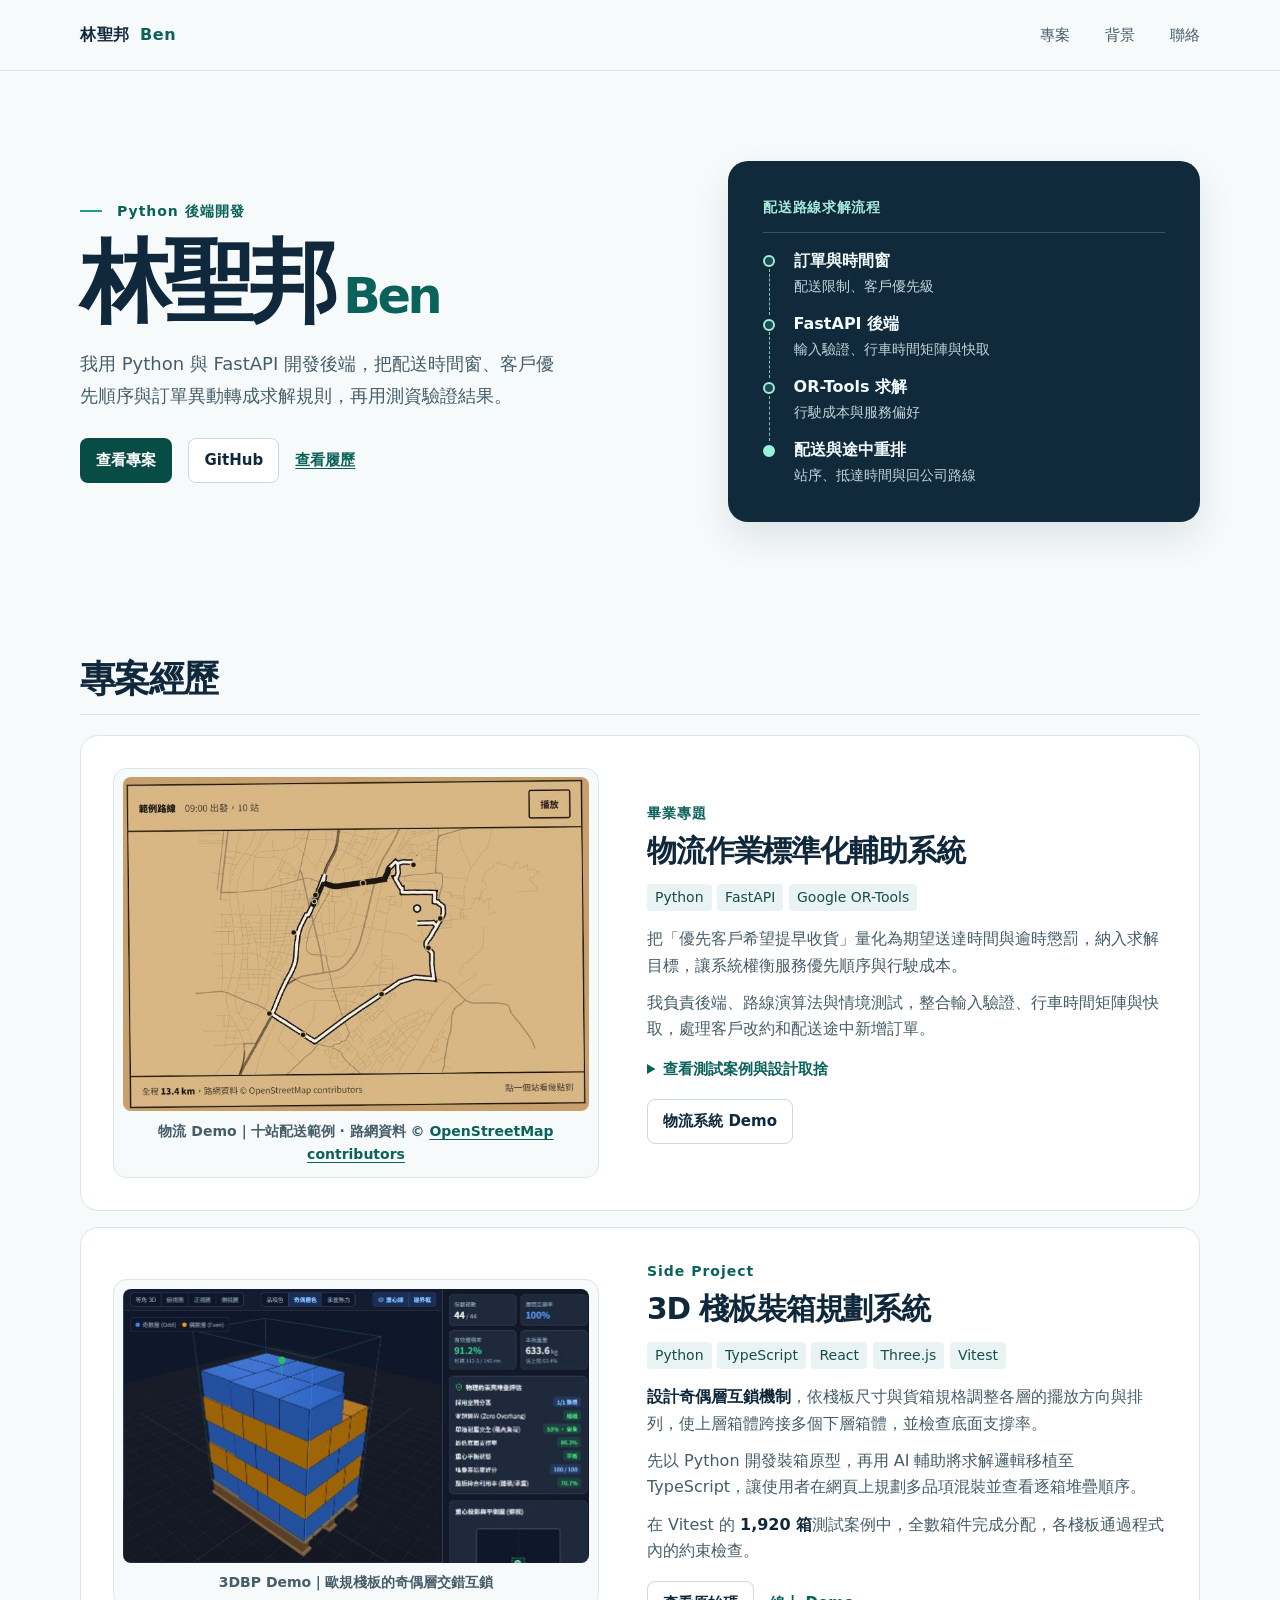
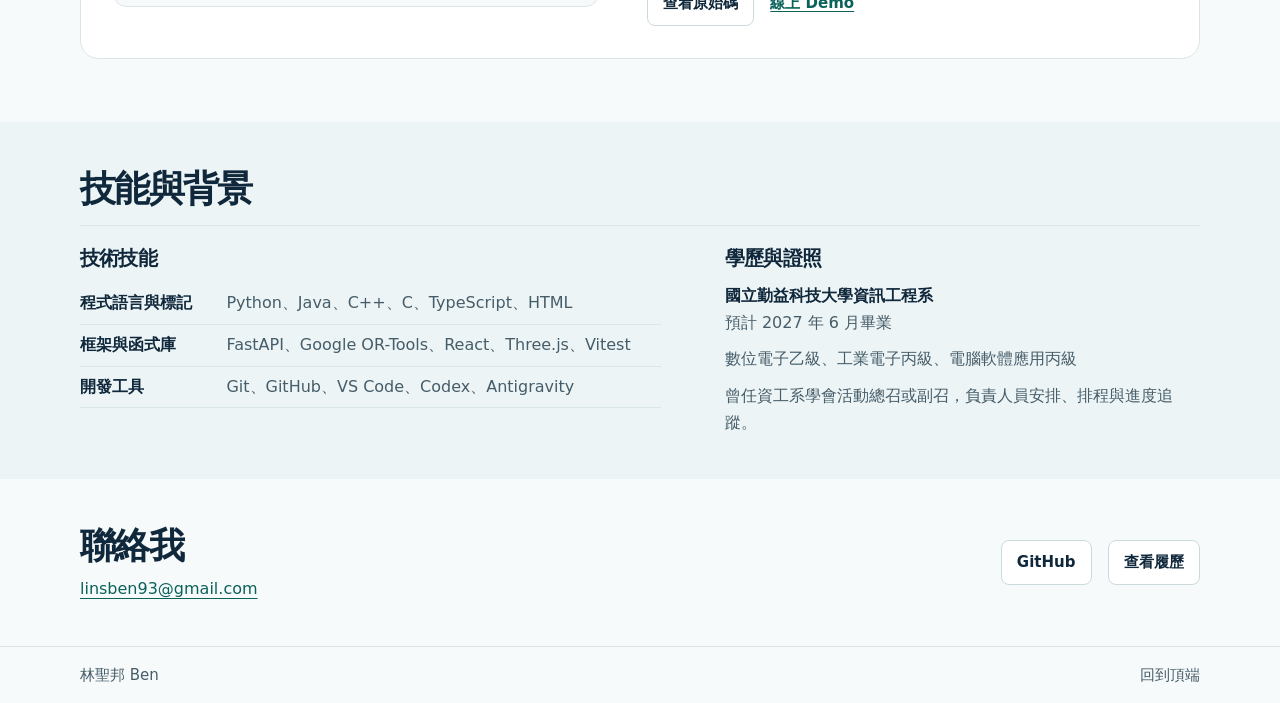
<file: index.html>
<!doctype html>
<html lang="zh-Hant">
<head>
  <meta charset="utf-8">
  <meta name="viewport" content="width=device-width, initial-scale=1">
  <meta name="description" content="林聖邦 Ben 的工程作品集，展示 FastAPI 物流路線求解與 3D 棧板裝箱規劃。">
  <meta name="theme-color" content="#f7fafb">
  <title>林聖邦 Ben｜工程作品集</title>
  <link rel="stylesheet" href="styles.css?v=20261126-2">
  <style>
    /* Keep screenshots inside their columns even when a cached stylesheet is served. */
    .project-visual { justify-self: center; width: 100%; text-align: center; }
    .project-screenshot img { display: block; width: 100%; max-width: 100%; height: auto; margin-inline: auto; }
    #project-preview { width: max-content; max-width: min(62rem, calc(100% - 2rem)); max-height: calc(100% - 2rem); margin: auto; padding: .75rem; color: #10283b; background: #fff; border: 1px solid #dbe5e8; border-radius: .85rem; }
    #project-preview::backdrop { background: rgb(10 25 36 / 74%); }
    #project-preview .preview-toolbar { display: flex; justify-content: flex-end; margin-bottom: .5rem; }
    #project-preview .preview-close { min-height: 2.5rem; padding: .35rem .75rem; border: 1px solid #cbdadd; border-radius: .4rem; color: inherit; background: #f7fafb; font: inherit; font-weight: 700; cursor: pointer; }
    #project-preview .preview-close:focus-visible { outline: 3px solid #16897c; outline-offset: 2px; }
    #project-preview img { display: block; width: auto; height: auto; max-width: 100%; max-height: calc(100vh - 6rem); max-height: calc(100dvh - 6rem); margin-inline: auto; object-fit: contain; }
    html:has(#project-preview[open]) { overflow: hidden; }
  </style>
  <script src="project-gallery.js" defer></script>
</head>
<body>
  <a class="skip" href="#main">跳至主要內容</a>
  <header class="site-header" id="top">
    <div class="shell site-nav">
      <a class="wordmark" href="#top">林聖邦 <span>Ben</span></a>
      <nav aria-label="網站導覽">
        <a href="#projects">專案</a>
        <a href="#about">背景</a>
        <a href="#contact">聯絡</a>
      </nav>
    </div>
  </header>

  <main id="main">
    <section class="hero shell" aria-labelledby="hero-title">
      <div class="hero-copy">
        <p class="eyebrow"><span></span> Python 後端開發</p>
        <h1 id="hero-title">林聖邦<span class="hero-name">Ben</span></h1>
        <p class="intro">我用 Python 與 FastAPI 開發後端，把配送時間窗、客戶優先順序與訂單異動轉成求解規則，再用測資驗證結果。</p>
        <div class="actions">
          <a class="button primary" href="#projects">查看專案</a>
          <a class="button secondary" href="https://github.com/linbenshow">GitHub</a>
          <a class="text-link" href="resume.html">查看履歷</a>
        </div>
      </div>

      <figure class="flow-card" aria-labelledby="flow-title">
        <figcaption id="flow-title">配送路線求解流程</figcaption>
        <ol class="flow">
          <li><span class="flow-node" aria-hidden="true"></span><div><strong>訂單與時間窗</strong><small>配送限制、客戶優先級</small></div></li>
          <li><span class="flow-node" aria-hidden="true"></span><div><strong>FastAPI 後端</strong><small>輸入驗證、行車時間矩陣與快取</small></div></li>
          <li><span class="flow-node" aria-hidden="true"></span><div><strong>OR-Tools 求解</strong><small>行駛成本與服務偏好</small></div></li>
          <li><span class="flow-node" aria-hidden="true"></span><div><strong>配送與途中重排</strong><small>站序、抵達時間與回公司路線</small></div></li>
        </ol>
      </figure>
    </section>

    <section class="shell projects section" id="projects" aria-labelledby="projects-title">
      <div class="section-heading">
        <h2 id="projects-title">專案經歷</h2>
      </div>

      <article class="project">
        <div class="project-copy">
          <p class="project-type">畢業專題</p>
          <h3>物流作業標準化輔助系統</h3>
          <ul class="tags" aria-label="使用技術">
            <li>Python</li><li>FastAPI</li><li>Google OR-Tools</li>
          </ul>
          <p>把「優先客戶希望提早收貨」量化為期望送達時間與逾時懲罰，納入求解目標，讓系統權衡服務優先順序與行駛成本。</p>
          <p>我負責後端、路線演算法與情境測試，整合輸入驗證、行車時間矩陣與快取，處理客戶改約和配送途中新增訂單。</p>
          <details>
            <summary>查看測試案例與設計取捨</summary>
            <p>在一組對照測試中，提高指定客戶的優先級後，該客戶由第 8 站提前至第 3 站，行駛時間由 33.1 分鐘增至 37.7 分鐘。兩組都沒有等待或遲到。這個案例呈現提早服務指定客戶所增加的行駛成本。</p>
          </details>
          <div class="actions project-links">
            <a class="button secondary" href="https://tsptw-staticsite.onrender.com/">物流系統 Demo</a>
          </div>
        </div>
        <figure class="project-visual">
          <a class="project-screenshot" href="logistics-demo.jpg" aria-label="放大物流 Demo 路線截圖">
            <img src="logistics-demo.jpg" width="709" height="507" loading="lazy" decoding="async" alt="物流系統 Demo 的十站配送路線地圖，標示出發時刻與各配送站點。">
          </a>
          <figcaption>物流 Demo｜十站配送範例 · 路網資料 © <a href="https://www.openstreetmap.org/copyright">OpenStreetMap contributors</a></figcaption>
        </figure>
      </article>

      <article class="project pallet-project">
        <div class="project-copy">
          <p class="project-type">Side Project</p>
          <h3>3D 棧板裝箱規劃系統</h3>
          <ul class="tags" aria-label="使用技術">
            <li>Python</li><li>TypeScript</li><li>React</li><li>Three.js</li><li>Vitest</li>
          </ul>
          <p><strong>設計奇偶層互鎖機制</strong>，依棧板尺寸與貨箱規格調整各層的擺放方向與排列，使上層箱體跨接多個下層箱體，並檢查底面支撐率。</p>
          <p>先以 Python 開發裝箱原型，再用 AI 輔助將求解邏輯移植至 TypeScript，讓使用者在網頁上規劃多品項混裝並查看逐箱堆疊順序。</p>
          <p>在 Vitest 的 <strong>1,920 箱</strong>測試案例中，全數箱件完成分配，各棧板通過程式內的約束檢查。</p>
          <div class="actions project-links">
            <a class="button secondary" href="https://github.com/linbenshow/pallet-packing-3d">查看原始碼</a>
            <a class="text-link" href="https://linbenshow.github.io/pallet-packing-3d/">線上 Demo</a>
          </div>
        </div>
        <figure class="project-visual">
          <a class="project-screenshot" href="pallet-demo.jpg" aria-label="放大 3DBP Demo 棧板互鎖截圖">
            <img src="pallet-demo.jpg" width="937" height="549" loading="lazy" decoding="async" alt="3DBP Demo 的歐規棧板，藍色和橘色分別標示奇數層和偶數層，右側顯示互鎖率與支撐率。">
          </a>
          <figcaption>3DBP Demo｜歐規棧板的奇偶層交錯互鎖</figcaption>
        </figure>
      </article>
    </section>

    <section class="background section" id="about" aria-labelledby="about-title">
      <div class="shell">
        <div class="section-heading"><h2 id="about-title">技能與背景</h2></div>
        <div class="about-grid">
          <div>
            <h3>技術技能</h3>
            <dl class="skills">
              <div><dt>程式語言與標記</dt><dd>Python、Java、C++、C、TypeScript、HTML</dd></div>
              <div><dt>框架與函式庫</dt><dd>FastAPI、Google OR-Tools、React、Three.js、Vitest</dd></div>
              <div><dt>開發工具</dt><dd>Git、GitHub、VS Code、Codex、Antigravity</dd></div>
            </dl>
          </div>
          <div class="credentials">
            <h3>學歷與證照</h3>
            <p><strong>國立勤益科技大學資訊工程系</strong><br>預計 2027 年 6 月畢業</p>
            <p>數位電子乙級、工業電子丙級、電腦軟體應用丙級</p>
            <p>曾任資工系學會活動總召或副召，負責人員安排、排程與進度追蹤。</p>
          </div>
        </div>
      </div>
    </section>

    <section class="contact shell section" id="contact" aria-labelledby="contact-title">
      <div>
        <h2 id="contact-title">聯絡我</h2>
        <a class="email" href="mailto:linsben93@gmail.com">linsben93@gmail.com</a>
      </div>
      <div class="actions">
        <a class="button secondary" href="https://github.com/linbenshow">GitHub</a>
        <a class="button secondary" href="resume.html">查看履歷</a>
      </div>
    </section>
  </main>

  <footer><div class="shell footer-inner"><span>林聖邦 Ben</span><a href="#top">回到頂端</a></div></footer>
  <dialog id="project-preview" aria-label="專案截圖預覽">
    <form class="preview-toolbar" method="dialog">
      <button class="preview-close" type="submit" autofocus>關閉預覽</button>
    </form>
    <img alt="">
  </dialog>
</body>
</html>
</file>
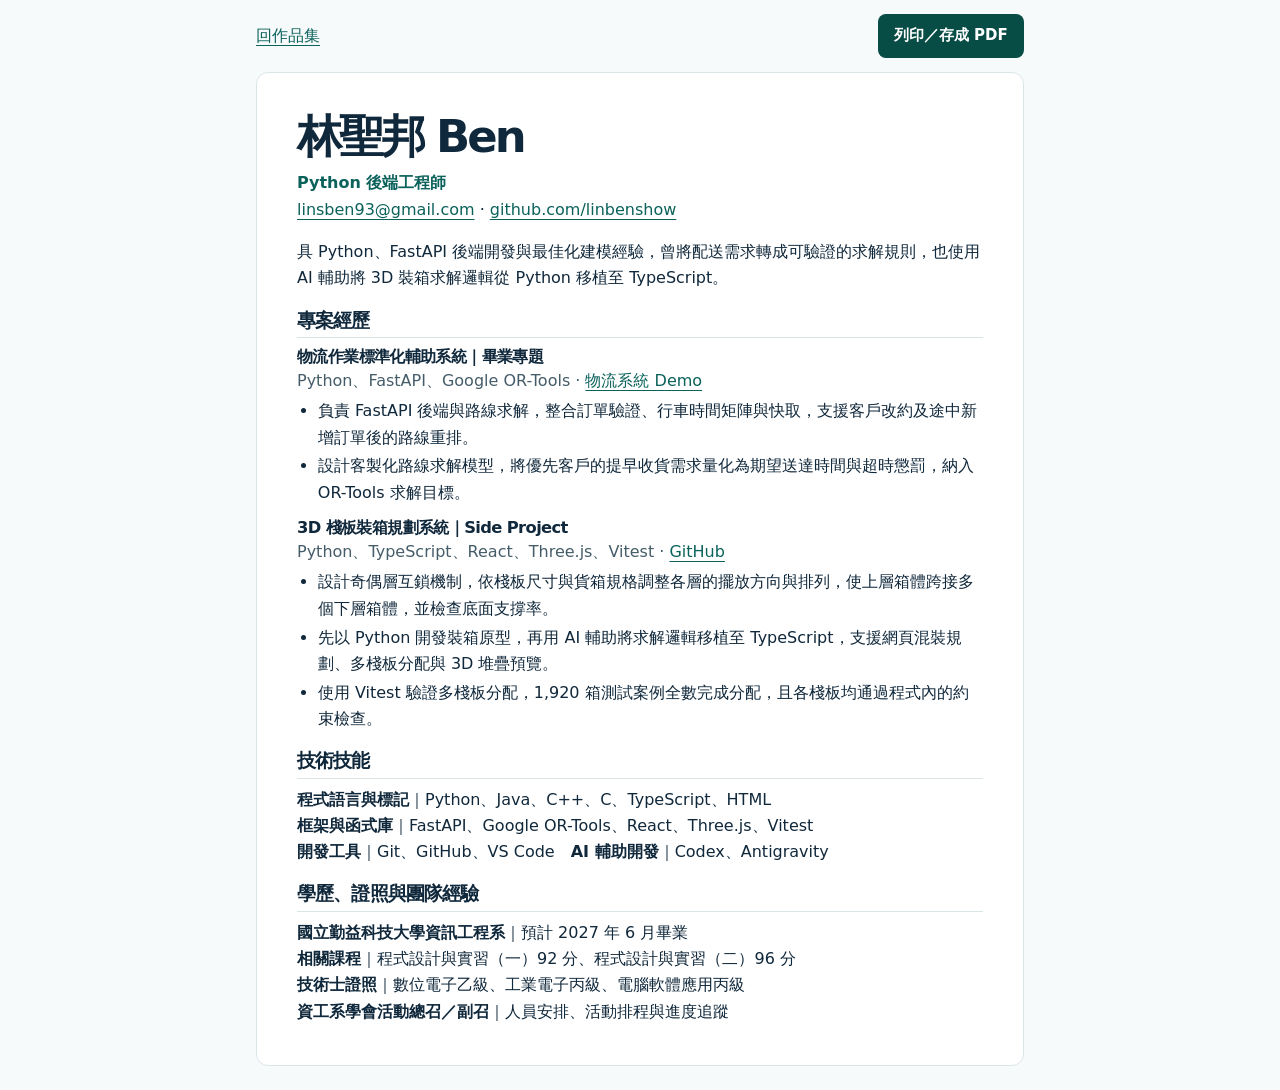
<file: resume.html>
<!doctype html>
<html lang="zh-Hant">
<head>
  <meta charset="utf-8">
  <meta name="viewport" content="width=device-width, initial-scale=1">
  <meta name="description" content="林聖邦 Ben 的公開履歷。">
  <title>林聖邦 Ben｜履歷</title>
  <link rel="stylesheet" href="styles.css">
  <link rel="stylesheet" href="resume.css">
  <script src="resume.js" defer></script>
</head>
<body class="resume-page">
  <nav class="resume-nav" aria-label="履歷操作">
    <a href="index.html">回作品集</a>
    <button type="button" class="button primary" id="print-resume">列印／存成 PDF</button>
  </nav>
  <main class="resume">
    <header>
      <h1>林聖邦 Ben</h1>
      <p class="resume-role">Python 後端工程師</p>
      <p><a href="mailto:linsben93@gmail.com">linsben93@gmail.com</a> · <a href="https://github.com/linbenshow">github.com/linbenshow</a></p>
    </header>
    <p>具 Python、FastAPI 後端開發與最佳化建模經驗，曾將配送需求轉成可驗證的求解規則，也使用 AI 輔助將 3D 裝箱求解邏輯從 Python 移植至 TypeScript。</p>
    <section aria-labelledby="experience">
      <h2 id="experience">專案經歷</h2>
      <h3>物流作業標準化輔助系統｜畢業專題</h3>
      <p class="stack">Python、FastAPI、Google OR-Tools · <a href="https://tsptw-staticsite.onrender.com/">物流系統 Demo</a></p>
      <ul>
        <li>負責 FastAPI 後端與路線求解，整合訂單驗證、行車時間矩陣與快取，支援客戶改約及途中新增訂單後的路線重排。</li>
        <li>設計客製化路線求解模型，將優先客戶的提早收貨需求量化為期望送達時間與超時懲罰，納入 OR-Tools 求解目標。</li>
      </ul>
      <h3>3D 棧板裝箱規劃系統｜Side Project</h3>
      <p class="stack">Python、TypeScript、React、Three.js、Vitest · <a href="https://github.com/linbenshow/pallet-packing-3d">GitHub</a></p>
      <ul>
        <li>設計奇偶層互鎖機制，依棧板尺寸與貨箱規格調整各層的擺放方向與排列，使上層箱體跨接多個下層箱體，並檢查底面支撐率。</li>
        <li>先以 Python 開發裝箱原型，再用 AI 輔助將求解邏輯移植至 TypeScript，支援網頁混裝規劃、多棧板分配與 3D 堆疊預覽。</li>
        <li>使用 Vitest 驗證多棧板分配，1,920 箱測試案例全數完成分配，且各棧板均通過程式內的約束檢查。</li>
      </ul>
    </section>
    <section aria-labelledby="skills">
      <h2 id="skills">技術技能</h2>
      <p><strong>程式語言與標記</strong>｜Python、Java、C++、C、TypeScript、HTML</p>
      <p><strong>框架與函式庫</strong>｜FastAPI、Google OR-Tools、React、Three.js、Vitest</p>
      <p><strong>開發工具</strong>｜Git、GitHub、VS Code　<strong>AI 輔助開發</strong>｜Codex、Antigravity</p>
    </section>
    <section aria-labelledby="education">
      <h2 id="education">學歷、證照與團隊經驗</h2>
      <p><strong>國立勤益科技大學資訊工程系</strong>｜預計 2027 年 6 月畢業</p>
      <p><strong>相關課程</strong>｜程式設計與實習（一）92 分、程式設計與實習（二）96 分</p>
      <p><strong>技術士證照</strong>｜數位電子乙級、工業電子丙級、電腦軟體應用丙級</p>
      <p><strong>資工系學會活動總召／副召</strong>｜人員安排、活動排程與進度追蹤</p>
    </section>
  </main>
</body>
</html>
</file>
<file: styles.css>
:root {
  color-scheme: light;
  --ink: #10283b;
  --muted: #455d69;
  --accent: #0b625b;
  --accent-dark: #084c46;
  --line: #dbe5e8;
  --paper: #f7fafb;
  --white: #fff;
  --font: "Segoe UI", "Noto Sans TC", "Microsoft JhengHei", "PingFang TC", system-ui, sans-serif;
}

*, *::before, *::after { box-sizing: border-box; }
html { scroll-padding-top: 1rem; }
body { margin: 0; background: var(--paper); color: var(--ink); font: 1rem/1.65 var(--font); }
a { color: var(--accent); text-underline-offset: .22em; }
a:focus-visible, summary:focus-visible { outline: 3px solid #16897c; outline-offset: 4px; }
figure, h1, h2, h3, p, ol, ul, dl, dd { margin: 0; }
.shell { width: min(70rem, calc(100% - 4rem)); margin-inline: auto; }
.sr-only, .skip:not(:focus) { position: absolute; width: 1px; height: 1px; overflow: hidden; clip-path: inset(50%); white-space: nowrap; }
.skip:focus { position: fixed; z-index: 2; inset: .75rem auto auto .75rem; padding: .5rem 1rem; background: var(--white); }

.site-header { border-bottom: 1px solid var(--line); }
.site-nav { min-height: 4.4rem; display: flex; align-items: center; justify-content: space-between; gap: 1rem; }
.wordmark { color: var(--ink); text-decoration: none; font-weight: 800; letter-spacing: .04em; }
.wordmark span { margin-inline-start: .24rem; color: var(--accent); }
.site-nav nav { display: flex; gap: clamp(1rem, 3vw, 2.2rem); }
.site-nav nav a, footer a { color: var(--muted); font-size: .9375rem; text-decoration: none; }
.site-nav nav a:hover, footer a:hover { text-decoration: underline; }

.hero { display: grid; grid-template-columns: 1.21fr 1fr; align-items: center; gap: clamp(2rem, 6vw, 5rem); padding-block: clamp(3rem, 7vw, 6.4rem); }
.eyebrow, .project-type { color: var(--accent); font-size: .875rem; font-weight: 750; letter-spacing: .07em; }
.eyebrow span { display: inline-block; width: 1.4rem; height: 2px; margin: 0 .55rem .25rem 0; background: #1d9e8e; }
h1 { margin-block: .65rem 1.1rem; font-size: clamp(3.1rem, 7vw, 5.9rem); line-height: 1.08; letter-spacing: -.065em; }
.hero-name { margin-left: .22em; color: var(--accent); font-size: .55em; letter-spacing: -.07em; }
.intro { max-width: 30rem; color: var(--muted); font-size: clamp(1rem, 2vw, 1.125rem); line-height: 1.8; }
.actions { display: flex; flex-wrap: wrap; gap: .7rem 1rem; align-items: center; margin-top: 1.6rem; }
.button { display: inline-flex; align-items: center; justify-content: center; min-height: 2.8rem; padding: .55rem .95rem; border: 1px solid transparent; border-radius: .5rem; font-weight: 700; text-decoration: none; font-size: .9375rem; }
.primary { background: var(--accent-dark); color: var(--white); }
.primary:hover { background: #123e39; }
.secondary { color: var(--ink); background: var(--white); border-color: #cbdadd; }
.secondary:hover { background: #eaf4f2; border-color: #8ab8b1; }
.text-link { font-weight: 700; font-size: .9375rem; }

.flow-card { padding: clamp(1.35rem, 3.3vw, 2.2rem); background: #102a3b; color: #f3fafb; border-radius: 1.25rem; box-shadow: 0 16px 36px #102a3b1c; }
.flow-card figcaption { color: #a5e9db; font-weight: 700; letter-spacing: .05em; font-size: .875rem; padding-bottom: .8rem; border-bottom: 1px solid #ffffff2d; }
.flow { list-style: none; padding: .95rem 0 0; }
.flow li { display: grid; align-items: start; grid-template-columns: 1.15rem 1fr; gap: .75rem; position: relative; padding-bottom: .85rem; }
.flow li:last-child { padding-bottom: 0; }
.flow li:not(:last-child)::after { content: ""; position: absolute; left: .34rem; top: 1.32rem; height: calc(100% - 1.12rem); border-left: 1px dashed #78c7b7; }
.flow-node { display: block; width: .75rem; height: .75rem; border: 2px solid #98f0dd; border-radius: 50%; margin-top: .45rem; background: #204b50; }
.flow li:last-child .flow-node { background: #98f0dd; }
.flow strong, .flow small { display: block; }
.flow small { color: #c1d4dc; font-size: .875rem; }

.section { padding-block: 2.7rem; }
.section-heading { border-bottom: 1px solid var(--line); padding-bottom: .75rem; margin-bottom: 1.2rem; }
h2 { font-size: clamp(1.65rem, 3.6vw, 2.28rem); letter-spacing: -.045em; line-height: 1.3; }
h3 { font-size: clamp(1.3rem, 2.7vw, 1.85rem); letter-spacing: -.038em; line-height: 1.35; }
.project { display: grid; grid-template-columns: minmax(0, 1fr) minmax(0, 1.07fr); gap: clamp(1.5rem, 4vw, 3rem); padding: clamp(1.2rem, 3vw, 2rem); align-items: center; background: var(--white); border: 1px solid var(--line); border-radius: 1.15rem; }
.project + .project { margin-top: 1rem; }
.project-type { margin-bottom: .45rem; }
.project-copy { grid-column: 2; grid-row: 1; min-width: 0; }
.project-copy > p:not(.project-type), details p { margin-top: .68rem; color: var(--muted); }
.project-copy p strong { color: var(--ink); }
.tags { display: flex; flex-wrap: wrap; gap: .35rem; list-style: none; padding: 0; margin: .75rem 0 .95rem; }
.tags li { border-radius: .25rem; padding: .12rem .5rem; background: #eaf3f3; color: #164e48; font-size: .875rem; }
details { margin-top: .9rem; }
summary { width: fit-content; cursor: pointer; color: var(--accent); font-weight: 700; font-size: .9375rem; }
.project-visual { grid-column: 1; grid-row: 1; min-width: 0; padding: .55rem; background: var(--paper); border: 1px solid var(--line); border-radius: .85rem; }
.project-screenshot { display: block; min-width: 0; overflow: hidden; border-radius: .5rem; }
.project-visual figcaption { margin: .55rem .25rem .15rem; color: var(--muted); font-size: .875rem; font-weight: 650; }
.project-links { margin-top: 1.05rem; }

.background { margin-top: 1.25rem; background: #edf4f6; }
.about-grid { display: grid; grid-template-columns: 1.1fr .9fr; gap: clamp(1.5rem, 5vw, 4.5rem); }
.about-grid h3 { font-size: 1.25rem; margin-bottom: .7rem; }
.skills > div { display: grid; grid-template-columns: 8.75rem 1fr; gap: .4rem; padding: .45rem 0; border-bottom: 1px solid #d8e5e9; }
.skills dt { font-weight: 650; }
.skills dd, .credentials p { color: var(--muted); }
.credentials p + p { margin-top: .65rem; }
.credentials strong { color: var(--ink); }
.contact { display: flex; align-items: center; justify-content: space-between; gap: 1rem; }
.contact .actions { margin-top: 0; }
.email { display: inline-block; margin-top: .4rem; overflow-wrap: anywhere; }
footer { border-top: 1px solid var(--line); }
.footer-inner { display: flex; justify-content: space-between; gap: 1rem; padding-block: 1rem; color: var(--muted); font-size: .9375rem; }

@media (max-width: 52rem) {
  .shell { width: min(100% - 2.25rem, 70rem); }
  .hero { gap: 1.5rem; }
  .project { grid-template-columns: repeat(2, minmax(0, 1fr)); gap: 1.2rem; }
}
@media (max-width: 42rem) {
  .hero, .project, .about-grid { grid-template-columns: minmax(0, 1fr); }
  .hero { padding-block: 2.5rem 1rem; }
  .section { padding-block: 2rem; }
  .project-copy { grid-column: 1; grid-row: 1; }
  .project-visual { grid-row: 2; }
  .contact { align-items: flex-start; flex-direction: column; }
}
@media (max-width: 25rem) {
  .shell { width: calc(100% - 1.5rem); }
  .site-nav nav { gap: .75rem; }
  .skills > div { grid-template-columns: 1fr; }
}
</file>
<file: resume.css>
.resume-nav, .resume { width: min(48rem, calc(100% - 2rem)); margin-inline: auto; }
.resume-nav { display: flex; align-items: center; justify-content: space-between; gap: .8rem; padding-block: .85rem; }
.resume-nav button { cursor: pointer; font-family: inherit; }
.resume { padding: clamp(1rem, 5vw, 2.5rem); margin-bottom: 1.5rem; background: white; border: 1px solid var(--line); border-radius: .75rem; }
.resume header { margin-bottom: 1rem; }
.resume h1 { margin: 0 0 .2em; font-size: clamp(2rem, 6vw, 2.8rem); }
.resume-role { font-weight: 750; color: var(--accent); }
.resume section { margin-top: 1.05rem; }
.resume h2 { padding-bottom: .2rem; border-bottom: 1px solid var(--line); font-size: 1.2rem; margin-bottom: .5rem; }
.resume h3 { font-size: 1.02rem; }
.resume ul { padding-left: 1.3rem; margin: .25rem 0 .68rem; }
.resume li + li { margin-top: .15rem; }
.resume .stack { color: var(--muted); }
.resume a { overflow-wrap: anywhere; }

@page { size: A4; margin: 14mm 16mm; }
@media print {
  .resume-page { background: white; color: #151d22; font-size: 10pt; line-height: 1.55; }
  .resume-nav { display: none; }
  .resume { width: auto; margin: 0; padding: 0; border: none; border-radius: 0; }
  .resume h1 { font-size: 26pt; }
  .resume h2 { font-size: 13pt; }
  .resume h3 { font-size: 11pt; }
  .resume section { break-inside: avoid; }
  .resume a { text-decoration: none; }
}
</file>
